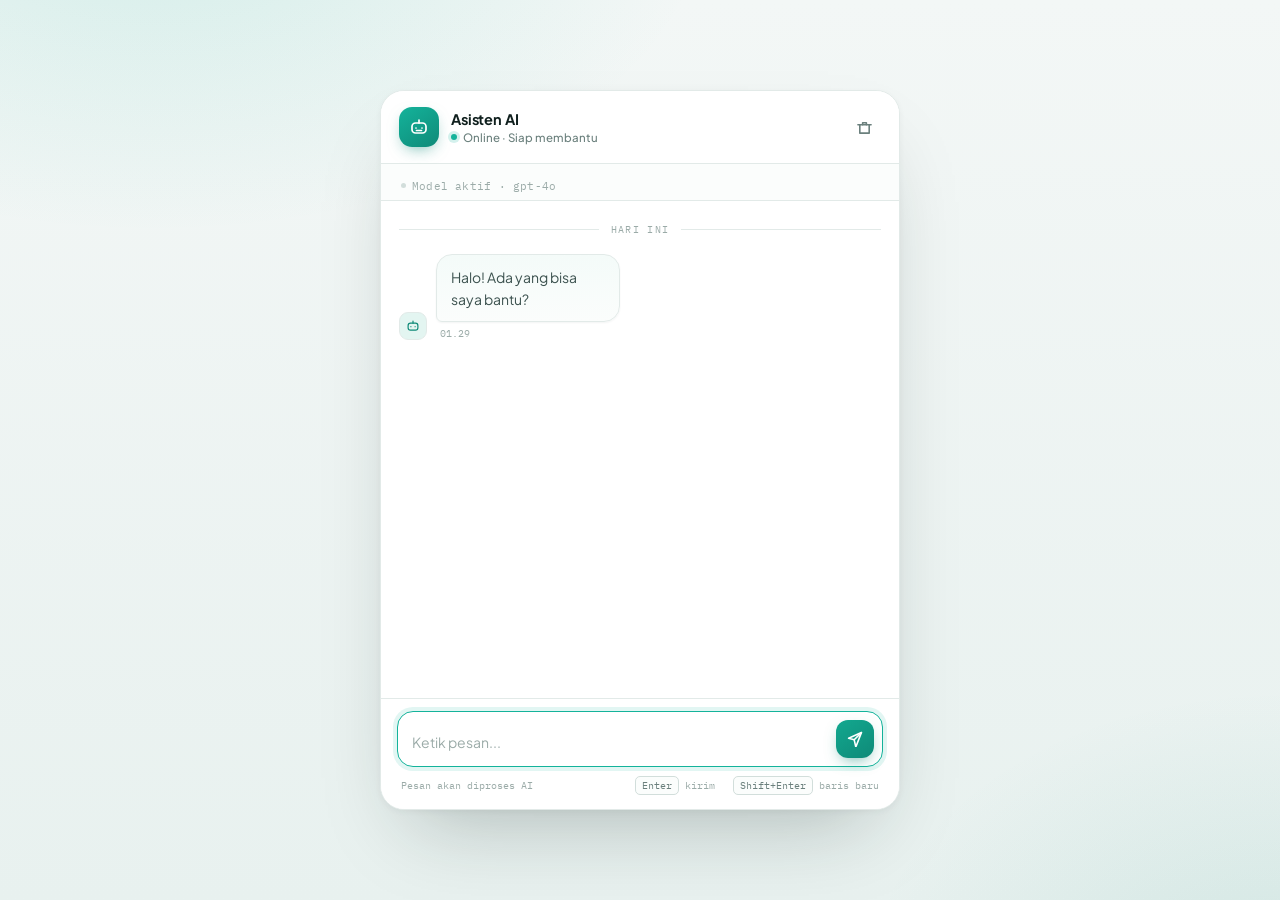
<file: templates/index.html>
<!DOCTYPE html>
<html lang="id">
<head>
<meta charset="UTF-8">
<meta name="viewport" content="width=device-width,initial-scale=1">
<title>Asisten AI</title>
<link rel="preconnect" href="https://fonts.googleapis.com">
<link rel="preconnect" href="https://fonts.gstatic.com" crossorigin>
<link href="https://fonts.googleapis.com/css2?family=Plus+Jakarta+Sans:wght@400;500;600;700;800&family=IBM+Plex+Mono:wght@400;500&display=swap" rel="stylesheet">
<style>
/* ── DESIGN TOKENS ── */
:root{
  --bg:        #F3F7F6;
  --bg-2:      #E8F1EF;
  --surface:   #FFFFFF;
  --panel:     #FBFDFC;
  --line:      #E2EAE8;
  --line-2:    #D2DEDB;

  --accent:    #0F8A78;
  --accent-2:  #14B39B;
  --accent-soft:#E3F5F1;

  --ink:       #10201E;
  --ink-2:     #3B514E;
  --soft:      #6B807D;
  --faint:     #9BABA8;

  --user-a:    #0F8A78;
  --user-b:    #12A88F;
  --red:       #C2483F;
  --red-soft:  #FCEFEE;

  --sans:'Plus Jakarta Sans', system-ui, -apple-system, sans-serif;
  --mono:'IBM Plex Mono', ui-monospace, monospace;

  --sh-sm: 0 1px 2px rgba(16,32,30,.05);
  --sh-md: 0 6px 20px -8px rgba(16,32,30,.18);
  --sh-lg: 0 40px 80px -32px rgba(16,32,30,.28), 0 2px 8px rgba(16,32,30,.05);
}

*,*::before,*::after{margin:0;padding:0;box-sizing:border-box;}
html,body{height:100%;overflow:hidden;}
body{
  font-family:var(--sans);
  background:var(--bg);
  color:var(--ink);
  display:flex;align-items:center;justify-content:center;
  min-height:100dvh;
  -webkit-font-smoothing:antialiased;
}
body::before{
  content:'';position:fixed;inset:0;pointer-events:none;
  background:
    radial-gradient(900px 520px at 12% -10%, rgba(20,179,155,.14) 0%, transparent 62%),
    radial-gradient(700px 500px at 100% 110%, rgba(15,138,120,.10) 0%, transparent 60%),
    linear-gradient(180deg, var(--bg) 0%, var(--bg-2) 100%);
}

/* ── SHELL ── */
.chat-shell{
  position:relative;
  width:100%;max-width:520px;
  height:100dvh;
  display:flex;flex-direction:column;
  background:var(--surface);
  overflow:hidden;
}
@media (min-height:700px) and (min-width:560px){
  .chat-shell{
    height:720px;max-height:92vh;
    border-radius:24px;
    border:1px solid var(--line);
    box-shadow:var(--sh-lg);
  }
}

/* ── HEADER ── */
.chat-hdr{
  display:flex;align-items:center;gap:12px;
  padding:16px 18px;
  background:var(--surface);
  border-bottom:1px solid var(--line);
  flex-shrink:0;
}
.hdr-avatar{
  width:40px;height:40px;border-radius:13px;flex-shrink:0;
  background:linear-gradient(145deg,var(--accent-2),var(--accent));
  display:flex;align-items:center;justify-content:center;
  color:#fff;box-shadow:0 6px 16px -6px rgba(15,138,120,.65);
}
.hdr-avatar svg{width:20px;height:20px;}
.hdr-info{flex:1;min-width:0;}
.hdr-name{font-size:14.5px;font-weight:700;letter-spacing:-.01em;color:var(--ink);}
.hdr-status{display:flex;align-items:center;gap:6px;margin-top:2px;font-size:11.5px;color:var(--soft);font-weight:500;}
.status-dot{
  width:6px;height:6px;border-radius:50%;background:var(--accent-2);
  box-shadow:0 0 0 3px rgba(20,179,155,.18);
  animation:pulse 2.2s ease-in-out infinite;
}
@keyframes pulse{0%,100%{opacity:1}50%{opacity:.45}}
.hdr-actions{display:flex;gap:6px;}
.hdr-btn{
  width:34px;height:34px;border-radius:10px;
  display:flex;align-items:center;justify-content:center;
  color:var(--soft);cursor:pointer;transition:.16s ease;
  border:1px solid transparent;
}
.hdr-btn:hover{background:var(--accent-soft);color:var(--accent);border-color:var(--line);}
.hdr-btn svg{width:15px;height:15px;}

/* ── STATUS BAR ── */
.chat-status{
  padding:7px 20px;flex-shrink:0;
  background:var(--panel);
  border-bottom:1px solid var(--line);
}
.cs-text{
  font-family:var(--mono);font-size:10.5px;letter-spacing:.02em;
  color:var(--faint);display:inline-flex;align-items:center;gap:6px;
}
.cs-text::before{
  content:'';width:5px;height:5px;border-radius:50%;background:var(--line-2);
}
.cs-text.typing{color:var(--accent);}
.cs-text.typing::before{background:var(--accent-2);animation:pulse 1s infinite;}
.cs-text.error{color:var(--red);}
.cs-text.error::before{background:var(--red);}

/* ── LOG ── */
.chat-log{
  flex:1;overflow-y:auto;padding:20px 18px 8px;
  display:flex;flex-direction:column;
  scroll-behavior:smooth;
}
.chat-log::-webkit-scrollbar{width:6px;}
.chat-log::-webkit-scrollbar-thumb{background:var(--line-2);border-radius:99px;}
.chat-log::-webkit-scrollbar-track{background:transparent;}

.date-divider{
  display:flex;align-items:center;gap:12px;
  margin:2px 0 18px;
}
.date-divider::before,.date-divider::after{
  content:'';flex:1;height:1px;background:var(--line);
}
.date-divider span{
  font-family:var(--mono);font-size:9.5px;letter-spacing:.14em;
  color:var(--faint);
}

/* ── MESSAGES ── */
.msg-row{
  display:flex;align-items:flex-end;gap:9px;
  margin-bottom:14px;
  animation:msg-in .32s cubic-bezier(.22,1,.36,1) forwards;
  opacity:0;
}
.msg-row.user{flex-direction:row;justify-content:flex-end;}
@keyframes msg-in{from{opacity:0;transform:translateY(8px)}to{opacity:1;transform:none}}

.msg-av{
  width:28px;height:28px;border-radius:9px;flex-shrink:0;
  display:flex;align-items:center;justify-content:center;
  font-size:11px;font-weight:700;
}
.bot-av{background:var(--accent-soft);color:var(--accent);border:1px solid var(--line);}
.bot-av svg{width:14px;height:14px;}
.user-av{
  background:linear-gradient(145deg,var(--user-b),var(--user-a));
  color:#fff;box-shadow:0 4px 10px -4px rgba(15,138,120,.6);
}

.msg-bubble-wrap{max-width:78%;display:flex;flex-direction:column;}
.msg-row.user .msg-bubble-wrap{align-items:flex-end;}

.msg-bubble{
  padding:11px 14px;
  font-size:14px;line-height:1.6;
  border-radius:16px;
  white-space:pre-wrap;word-break:break-word;
  letter-spacing:-.005em;
}
.msg-row.bot .msg-bubble{
  background:var(--panel);
  border:1px solid var(--line);
  color:var(--ink-2);
  border-bottom-left-radius:6px;
  box-shadow:var(--sh-sm);
}
.msg-row.user .msg-bubble{
  background:linear-gradient(145deg,var(--user-b),var(--user-a));
  color:#fff;
  border-bottom-right-radius:6px;
  box-shadow:var(--sh-md);
}
.msg-time{
  font-family:var(--mono);font-size:9.5px;color:var(--faint);
  margin:5px 4px 0;
}

/* ── TYPING ── */
.typing-row{
  display:flex;align-items:flex-end;gap:9px;margin-bottom:14px;
  animation:msg-in .25s ease forwards;opacity:0;
}
.typing-bubble{
  background:var(--panel);border:1px solid var(--line);
  border-radius:16px;border-bottom-left-radius:6px;
  padding:13px 15px;display:flex;gap:5px;align-items:center;
  box-shadow:var(--sh-sm);
}
.typing-dot{
  width:6px;height:6px;border-radius:50%;background:var(--accent);
  opacity:.35;animation:bounce 1.3s infinite;
}
.typing-dot:nth-child(2){animation-delay:.18s}
.typing-dot:nth-child(3){animation-delay:.36s}
@keyframes bounce{0%,60%,100%{transform:translateY(0);opacity:.3}30%{transform:translateY(-4px);opacity:1}}

/* ── WELCOME ── */
.welcome-wrap{
  display:flex;align-items:flex-end;gap:9px;margin-bottom:14px;
  animation:msg-in .32s ease forwards;opacity:0;
}
.welcome-bubble{
  background:linear-gradient(180deg,#F4FBF9,var(--panel));
  border:1px solid var(--line);
  border-radius:16px;border-bottom-left-radius:6px;
  padding:11px 14px;font-size:14px;color:var(--ink-2);
  line-height:1.6;max-width:78%;box-shadow:var(--sh-sm);
}
.welcome-time{font-family:var(--mono);font-size:9.5px;color:var(--faint);margin:5px 4px 0;}

/* ── ERROR ── */
.error-bubble{
  background:var(--red-soft);
  border:1px solid rgba(194,72,63,.18);
  border-radius:14px;border-bottom-left-radius:6px;
  padding:10px 13px;font-size:13px;color:var(--red);
  display:flex;align-items:center;gap:8px;font-weight:500;
}
.error-bubble svg{width:14px;height:14px;flex-shrink:0;}

/* ── SCROLL BTN ── */
.scroll-btn{
  position:absolute;bottom:118px;right:18px;
  width:34px;height:34px;border-radius:50%;
  background:var(--surface);border:1px solid var(--line-2);
  display:flex;align-items:center;justify-content:center;
  cursor:pointer;color:var(--soft);
  box-shadow:var(--sh-md);
  transition:.18s ease;opacity:0;pointer-events:none;
  transform:translateY(6px);z-index:10;
}
.scroll-btn.visible{opacity:1;pointer-events:auto;transform:none;}
.scroll-btn:hover{color:var(--accent);border-color:var(--accent-2);}
.scroll-btn svg{width:14px;height:14px;}

/* ── INPUT ── */
.chat-input-area{
  flex-shrink:0;padding:12px 16px 14px;
  background:var(--surface);
  border-top:1px solid var(--line);
}
.input-row{
  display:flex;align-items:flex-end;gap:9px;
  background:var(--panel);
  border:1px solid var(--line-2);
  border-radius:16px;
  padding:8px 8px 8px 14px;
  transition:border-color .18s, box-shadow .18s, background .18s;
}
.input-row:focus-within{
  background:var(--surface);
  border-color:var(--accent-2);
  box-shadow:0 0 0 4px rgba(20,179,155,.12);
}
.chat-inp{
  flex:1;background:transparent;border:none;outline:none;
  font-family:var(--sans);font-size:14px;color:var(--ink);
  line-height:1.55;resize:none;min-height:24px;max-height:120px;padding:4px 0;
}
.chat-inp::placeholder{color:var(--faint);}
.send-btn{
  width:38px;height:38px;border-radius:12px;flex-shrink:0;
  background:linear-gradient(145deg,var(--user-b),var(--user-a));
  border:none;display:flex;align-items:center;justify-content:center;
  cursor:pointer;transition:.18s ease;
  box-shadow:0 6px 16px -6px rgba(15,138,120,.7);
}
.send-btn:hover{transform:translateY(-1px);box-shadow:0 10px 22px -8px rgba(15,138,120,.8);}
.send-btn:active{transform:scale(.95);}
.send-btn.disabled{opacity:.42;cursor:not-allowed;transform:none;box-shadow:none;}
.send-btn svg{width:16px;height:16px;color:#fff;}

.input-hint{
  display:flex;align-items:center;justify-content:space-between;
  padding:9px 4px 0;gap:8px;
}
.hint-text,.hint-keys{font-family:var(--mono);font-size:10px;color:var(--faint);}
.key-badge{
  display:inline-flex;align-items:center;
  background:var(--panel);border:1px solid var(--line-2);
  border-radius:5px;padding:2px 6px;font-size:9.5px;color:var(--soft);
}
@media (max-width:420px){.hint-text{display:none}}
</style>
</head>
<body>

<div class="chat-shell">

  <!-- HEADER -->
  <div class="chat-hdr">
    <div class="hdr-avatar">
      <svg viewBox="0 0 20 20" fill="none" stroke="currentColor" stroke-width="1.7" stroke-linecap="round" stroke-linejoin="round">
        <rect x="3" y="6" width="14" height="10" rx="3.5"/>
        <path d="M10 3v3M7 11h.01M13 11h.01M7.5 13.5h5"/>
      </svg>
    </div>
    <div class="hdr-info">
      <div class="hdr-name">Asisten AI</div>
      <div class="hdr-status">
        <div class="status-dot"></div>
        <span id="hdrStatusText">Online · Siap membantu</span>
      </div>
    </div>
    <div class="hdr-actions">
      <div class="hdr-btn" title="Hapus riwayat" onclick="clearChat()">
        <svg viewBox="0 0 16 16" fill="none" stroke="currentColor" stroke-width="1.7" stroke-linecap="round" stroke-linejoin="round">
          <polyline points="3,5 3,14 13,14 13,5"/>
          <line x1="1" y1="5" x2="15" y2="5"/>
          <path d="M6 5V3h4v2"/>
        </svg>
      </div>
    </div>
  </div>

  <!-- STATUS BAR -->
  <div class="chat-status">
    <span class="cs-text" id="chatStatus">Model aktif · gpt-4o</span>
  </div>

  <!-- CHAT LOG -->
  <div class="chat-log" id="chatLogs">
    <div class="date-divider"><span>HARI INI</span></div>
    <div class="welcome-wrap">
      <div class="msg-av bot-av">
        <svg viewBox="0 0 20 20" fill="none" stroke="currentColor" stroke-width="1.7" stroke-linecap="round" stroke-linejoin="round">
          <rect x="3" y="6" width="14" height="10" rx="3.5"/><path d="M10 3v3M7 11h.01M13 11h.01"/>
        </svg>
      </div>
      <div class="msg-bubble-wrap">
        <div class="welcome-bubble">Halo! Ada yang bisa saya bantu?</div>
        <div class="welcome-time" id="welcomeTime"></div>
      </div>
    </div>
  </div>

  <!-- SCROLL TO BOTTOM -->
  <div class="scroll-btn" id="scrollBtn" onclick="scrollToBottom(true)">
    <svg viewBox="0 0 16 16" fill="none" stroke="currentColor" stroke-width="2" stroke-linecap="round" stroke-linejoin="round">
      <polyline points="3,6 8,11 13,6"/>
    </svg>
  </div>

  <!-- INPUT AREA -->
  <div class="chat-input-area">
    <div class="input-row">
      <textarea
        class="chat-inp"
        id="userInput"
        placeholder="Ketik pesan..."
        rows="1"
        onkeydown="handleKeydown(event)"
        oninput="autoResize(this)"
      ></textarea>
      <button class="send-btn" id="sendBtn" onclick="kirimPesan()">
        <svg viewBox="0 0 20 20" fill="none" stroke="currentColor" stroke-width="2" stroke-linecap="round" stroke-linejoin="round">
          <line x1="18" y1="2" x2="9" y2="11"/>
          <polygon points="18,2 11,20 9,11 2,9"/>
        </svg>
      </button>
    </div>
    <div class="input-hint">
      <span class="hint-text">Pesan akan diproses AI</span>
      <span class="hint-keys">
        <span class="key-badge">Enter</span> kirim &nbsp;
        <span class="key-badge">Shift+Enter</span> baris baru
      </span>
    </div>
  </div>

</div>

<script>
/* ══════════════════════════════════════════
   UTILITIES
══════════════════════════════════════════ */
var BOT_ICON='<svg viewBox="0 0 20 20" fill="none" stroke="currentColor" stroke-width="1.7" stroke-linecap="round" stroke-linejoin="round"><rect x="3" y="6" width="14" height="10" rx="3.5"/><path d="M10 3v3M7 11h.01M13 11h.01"/></svg>';

function nowTime(){
  return new Date().toLocaleTimeString('id-ID',{hour:'2-digit',minute:'2-digit'});
}

function setStatus(text, cls){
  var el=document.getElementById('chatStatus');
  el.textContent=text;
  el.className='cs-text'+(cls?' '+cls:'');
  var hdr=document.getElementById('hdrStatusText');
  if(cls==='typing') hdr.textContent='AI sedang mengetik…';
  else if(cls==='error') hdr.textContent='Koneksi bermasalah';
  else hdr.textContent='Online · Siap membantu';
}

function scrollToBottom(smooth){
  var logs=document.getElementById('chatLogs');
  logs.scrollTo({top:logs.scrollHeight,behavior:smooth?'smooth':'instant'});
}

function autoResize(el){
  el.style.height='auto';
  el.style.height=Math.min(el.scrollHeight,120)+'px';
}

function setSendEnabled(enabled){
  var btn=document.getElementById('sendBtn');
  btn.classList.toggle('disabled',!enabled);
  btn.disabled=!enabled;
}

/* Set welcome time */
document.getElementById('welcomeTime').textContent=nowTime();

/* Scroll indicator */
var logs=document.getElementById('chatLogs');
logs.addEventListener('scroll',function(){
  var scrollBtn=document.getElementById('scrollBtn');
  var atBottom=logs.scrollHeight-logs.scrollTop-logs.clientHeight<60;
  scrollBtn.classList.toggle('visible',!atBottom);
},{passive:true});

/* ══════════════════════════════════════════
   APPEND MESSAGE
══════════════════════════════════════════ */
function appendMessage(role, text){
  var logs=document.getElementById('chatLogs');

  var row=document.createElement('div');
  row.className='msg-row '+role;

  var avEl=document.createElement('div');
  avEl.className='msg-av '+(role==='bot'?'bot-av':'user-av');

  if(role==='bot'){
    avEl.innerHTML=BOT_ICON;
  } else {
    avEl.textContent='K';
  }

  var wrap=document.createElement('div');
  wrap.className='msg-bubble-wrap';

  var bubble=document.createElement('div');
  bubble.className='msg-bubble';
  bubble.textContent=text;

  var timeEl=document.createElement('div');
  timeEl.className='msg-time';
  timeEl.textContent=nowTime();

  wrap.appendChild(bubble);
  wrap.appendChild(timeEl);

  if(role==='bot'){
    row.appendChild(avEl);
    row.appendChild(wrap);
  } else {
    row.appendChild(wrap);
    row.appendChild(avEl);
  }

  logs.appendChild(row);
  scrollToBottom(true);
}

/* ══════════════════════════════════════════
   ERROR MESSAGE
══════════════════════════════════════════ */
function appendError(text){
  var logs=document.getElementById('chatLogs');
  var row=document.createElement('div');
  row.className='msg-row bot';

  var avEl=document.createElement('div');
  avEl.className='msg-av bot-av';
  avEl.innerHTML=BOT_ICON;

  var wrap=document.createElement('div');
  wrap.className='msg-bubble-wrap';

  var errEl=document.createElement('div');
  errEl.className='error-bubble';
  errEl.innerHTML='<svg viewBox="0 0 16 16" fill="none" stroke="currentColor" stroke-width="1.8" stroke-linecap="round" stroke-linejoin="round"><circle cx="8" cy="8" r="6.5"/><path d="M8 5v3.5M8 11h.01"/></svg>';
  errEl.appendChild(document.createTextNode(text));

  var timeEl=document.createElement('div');
  timeEl.className='msg-time';
  timeEl.textContent=nowTime();

  wrap.appendChild(errEl);
  wrap.appendChild(timeEl);
  row.appendChild(avEl);
  row.appendChild(wrap);
  logs.appendChild(row);
  scrollToBottom(true);
}

/* ══════════════════════════════════════════
   TYPING INDICATOR
══════════════════════════════════════════ */
var typingEl=null;

function showTyping(){
  if(typingEl)return;
  var logs=document.getElementById('chatLogs');
  typingEl=document.createElement('div');
  typingEl.className='typing-row';

  var avEl=document.createElement('div');
  avEl.className='msg-av bot-av';
  avEl.innerHTML=BOT_ICON;

  var bubble=document.createElement('div');
  bubble.className='typing-bubble';
  bubble.innerHTML='<div class="typing-dot"></div><div class="typing-dot"></div><div class="typing-dot"></div>';

  typingEl.appendChild(avEl);
  typingEl.appendChild(bubble);
  logs.appendChild(typingEl);
  scrollToBottom(true);
}

function hideTyping(){
  if(typingEl){typingEl.remove();typingEl=null;}
}

/* ══════════════════════════════════════════
   CLEAR CHAT
══════════════════════════════════════════ */
function clearChat(){
  var logs=document.getElementById('chatLogs');
  logs.innerHTML='';

  var div=document.createElement('div');
  div.className='date-divider';
  div.innerHTML='<span>SESI BARU</span>';
  logs.appendChild(div);

  var wrap=document.createElement('div');
  wrap.className='welcome-wrap';

  var avEl=document.createElement('div');
  avEl.className='msg-av bot-av';
  avEl.innerHTML=BOT_ICON;

  var bWrap=document.createElement('div');
  bWrap.className='msg-bubble-wrap';

  var bBubble=document.createElement('div');
  bBubble.className='welcome-bubble';
  bBubble.textContent='Riwayat telah dihapus. Ada yang bisa saya bantu?';

  var tEl=document.createElement('div');
  tEl.className='welcome-time';
  tEl.textContent=nowTime();

  bWrap.appendChild(bBubble);
  bWrap.appendChild(tEl);
  wrap.appendChild(avEl);
  wrap.appendChild(bWrap);
  logs.appendChild(wrap);

  setStatus('Model aktif · gpt-4o');
}

/* ══════════════════════════════════════════
   KEYBOARD HANDLER
══════════════════════════════════════════ */
function handleKeydown(e){
  if(e.key==='Enter'&&!e.shiftKey){
    e.preventDefault();
    kirimPesan();
  }
}

/* ══════════════════════════════════════════
   KIRIM PESAN  ← FUNGSI ASLI DIPERTAHANKAN
══════════════════════════════════════════ */
async function kirimPesan(){
  var input=document.getElementById('userInput');
  var message=input.value.trim();
  if(!message)return;

  // Tampilkan pesan pengguna
  appendMessage('user',message);
  input.value='';
  input.style.height='auto';

  // UI: loading state
  setSendEnabled(false);
  showTyping();
  setStatus('AI sedang memproses…','typing');

  try{
    // Kirim ke backend Python via API POST
    var response=await fetch('/chat',{
      method:'POST',
      headers:{'Content-Type':'application/json'},
      body:JSON.stringify({message:message})
    });

    var data=await response.json();

    hideTyping();
    // Tampilkan balasan dari backend Python/AI
    appendMessage('bot',data.reply);
    setStatus('Model aktif · gpt-4o');

  }catch(error){
    hideTyping();
    appendError('Gagal terhubung ke server. Periksa koneksi dan coba lagi.');
    setStatus('Koneksi gagal','error');
  }

  setSendEnabled(true);
  document.getElementById('userInput').focus();
}

/* ══════════════════════════════════════════
   INIT
══════════════════════════════════════════ */
window.addEventListener('load',function(){
  document.getElementById('userInput').focus();
});
</script>
</body>
</html>
</file>
